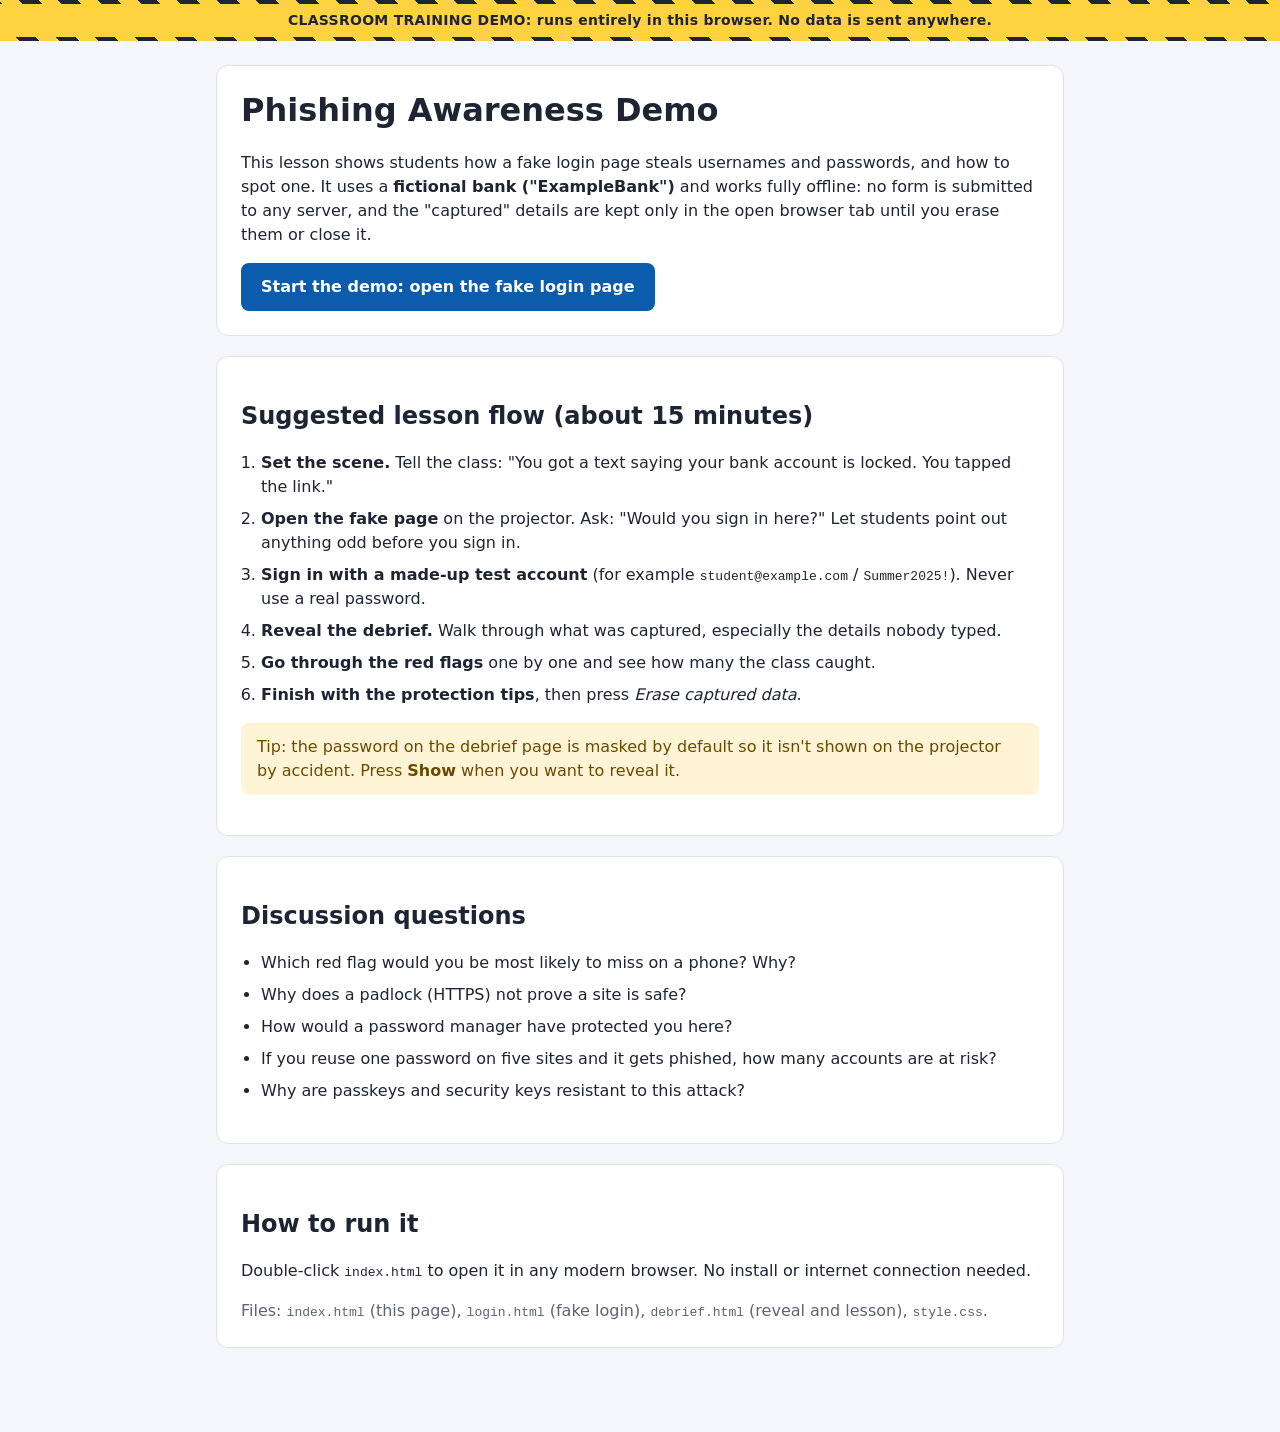
<file: index.html>
<!doctype html>
<html lang="en">
<head>
  <meta charset="utf-8">
  <meta name="viewport" content="width=device-width, initial-scale=1">
  <title>Phishing Awareness Demo</title>
  <link rel="stylesheet" href="style.css">
</head>
<body>
  <div class="demo-ribbon"><span>CLASSROOM TRAINING DEMO: runs entirely in this browser. No data is sent anywhere.</span></div>

  <div class="wrap">
    <div class="card">
      <h1>Phishing Awareness Demo</h1>
      <p>
        This lesson shows students how a fake login page steals usernames and passwords,
        and how to spot one. It uses a <b>fictional bank ("ExampleBank")</b> and works fully offline:
        no form is submitted to any server, and the "captured" details are kept only in
        the open browser tab until you erase them or close it.
      </p>
      <div class="actions">
        <a class="btn" href="login.html">Start the demo: open the fake login page</a>
      </div>
    </div>

    <div class="card">
      <h2>Suggested lesson flow (about 15 minutes)</h2>
      <ol class="steps">
        <li><b>Set the scene.</b> Tell the class: "You got a text saying your bank account is locked. You tapped the link."</li>
        <li><b>Open the fake page</b> on the projector. Ask: "Would you sign in here?" Let students point out anything odd before you sign in.</li>
        <li><b>Sign in with a made-up test account</b> (for example <code>student@example.com</code> / <code>Summer2025!</code>). Never use a real password.</li>
        <li><b>Reveal the debrief.</b> Walk through what was captured, especially the details nobody typed.</li>
        <li><b>Go through the red flags</b> one by one and see how many the class caught.</li>
        <li><b>Finish with the protection tips</b>, then press <i>Erase captured data</i>.</li>
      </ol>
      <p class="note">Tip: the password on the debrief page is masked by default so it isn't shown on the projector by accident. Press <b>Show</b> when you want to reveal it.</p>
    </div>

    <div class="card">
      <h2>Discussion questions</h2>
      <ul class="steps">
        <li>Which red flag would you be most likely to miss on a phone? Why?</li>
        <li>Why does a padlock (HTTPS) not prove a site is safe?</li>
        <li>How would a password manager have protected you here?</li>
        <li>If you reuse one password on five sites and it gets phished, how many accounts are at risk?</li>
        <li>Why are passkeys and security keys resistant to this attack?</li>
      </ul>
    </div>

    <div class="card">
      <h2>How to run it</h2>
      <p>Double-click <code>index.html</code> to open it in any modern browser. No install or internet connection needed.</p>
      <p class="muted" style="margin-bottom:0">
        Files: <code>index.html</code> (this page), <code>login.html</code> (fake login),
        <code>debrief.html</code> (reveal and lesson), <code>style.css</code>.
      </p>
    </div>
  </div>
</body>
</html>
</file>
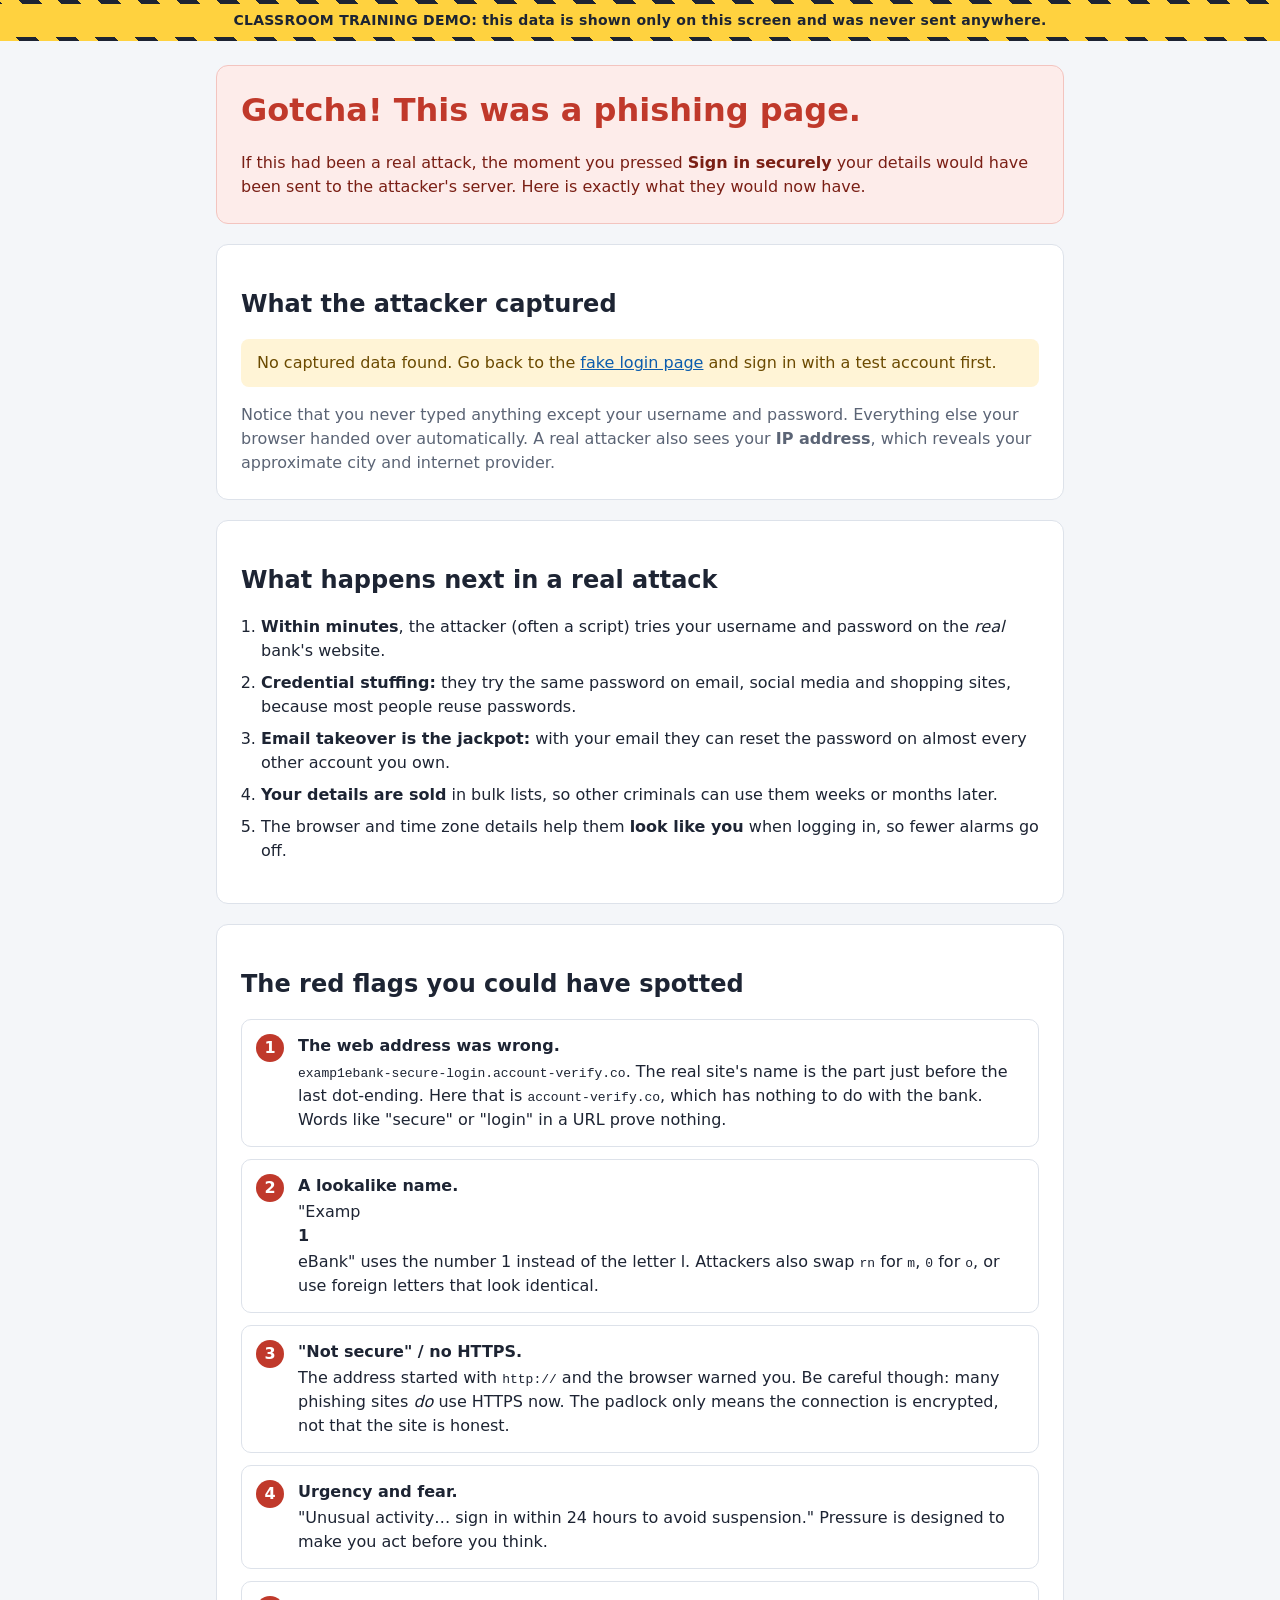
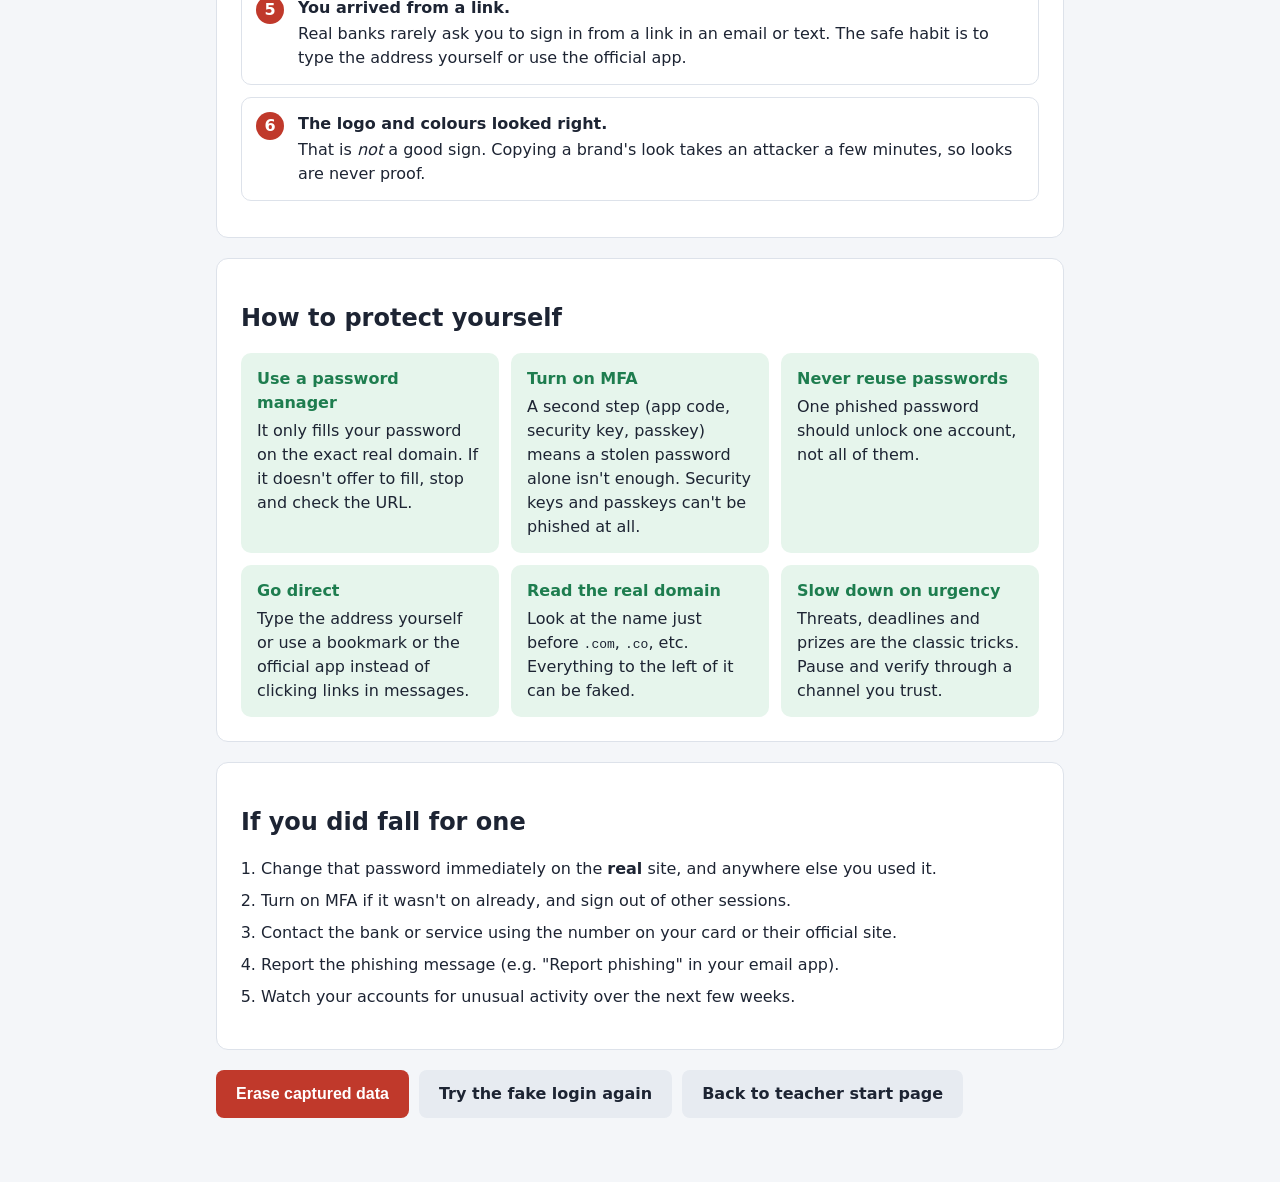
<file: debrief.html>
<!doctype html>
<html lang="en">
<head>
  <meta charset="utf-8">
  <meta name="viewport" content="width=device-width, initial-scale=1">
  <title>You Were Phished: Debrief</title>
  <link rel="stylesheet" href="style.css">
</head>
<body>
  <div class="demo-ribbon"><span>CLASSROOM TRAINING DEMO: this data is shown only on this screen and was never sent anywhere.</span></div>

  <div class="wrap">

    <div class="card reveal-head">
      <h1>Gotcha! This was a phishing page.</h1>
      <p style="margin-bottom:0">
        If this had been a real attack, the moment you pressed <b>Sign in securely</b>
        your details would have been sent to the attacker's server. Here is exactly
        what they would now have.
      </p>
    </div>

    <div class="card">
      <h2>What the attacker captured</h2>
      <div id="noData" class="note" hidden>
        No captured data found. Go back to the <a href="login.html">fake login page</a> and sign in with a test account first.
      </div>
      <table class="captured" id="capTable" hidden>
        <tbody>
          <tr><th>Username / email</th><td><code id="c-user"></code></td></tr>
          <tr><th>Password</th><td><code id="c-pass"></code><button class="btn secondary pw-toggle" id="pwToggle" type="button">Show</button></td></tr>
          <tr><th>Time you signed in</th><td id="c-time"></td></tr>
          <tr><th>Your browser &amp; device</th><td><code id="c-browser"></code></td></tr>
          <tr><th>Operating system</th><td id="c-platform"></td></tr>
          <tr><th>Language</th><td id="c-lang"></td></tr>
          <tr><th>Time zone (rough location)</th><td id="c-tz"></td></tr>
          <tr><th>Screen size</th><td id="c-screen"></td></tr>
        </tbody>
      </table>
      <p class="muted" style="margin-bottom:0">
        Notice that you never typed anything except your username and password.
        Everything else your browser handed over automatically. A real attacker also
        sees your <b>IP address</b>, which reveals your approximate city and internet provider.
      </p>
    </div>

    <div class="card">
      <h2>What happens next in a real attack</h2>
      <ol class="steps">
        <li><b>Within minutes</b>, the attacker (often a script) tries your username and password on the <i>real</i> bank's website.</li>
        <li><b>Credential stuffing:</b> they try the same password on email, social media and shopping sites, because most people reuse passwords.</li>
        <li><b>Email takeover is the jackpot:</b> with your email they can reset the password on almost every other account you own.</li>
        <li><b>Your details are sold</b> in bulk lists, so other criminals can use them weeks or months later.</li>
        <li>The browser and time zone details help them <b>look like you</b> when logging in, so fewer alarms go off.</li>
      </ol>
    </div>

    <div class="card">
      <h2>The red flags you could have spotted</h2>
      <ol class="flags">
        <li>
          <b>The web address was wrong.</b>
          <code>examp1ebank-secure-login.account-verify.co</code>. The real site's name is the part just before the
          last dot-ending. Here that is <code>account-verify.co</code>, which has nothing to do with the bank.
          Words like "secure" or "login" in a URL prove nothing.
        </li>
        <li>
          <b>A lookalike name.</b> "Examp<b>1</b>eBank" uses the number 1 instead of the letter l. Attackers also swap
          <code>rn</code> for <code>m</code>, <code>0</code> for <code>o</code>, or use foreign letters that look identical.
        </li>
        <li>
          <b>"Not secure" / no HTTPS.</b> The address started with <code>http://</code> and the browser warned you.
          Be careful though: many phishing sites <i>do</i> use HTTPS now. The padlock only means the connection is
          encrypted, not that the site is honest.
        </li>
        <li>
          <b>Urgency and fear.</b> "Unusual activity… sign in within 24 hours to avoid suspension." Pressure is designed
          to make you act before you think.
        </li>
        <li>
          <b>You arrived from a link.</b> Real banks rarely ask you to sign in from a link in an email or text.
          The safe habit is to type the address yourself or use the official app.
        </li>
        <li>
          <b>The logo and colours looked right.</b> That is <i>not</i> a good sign. Copying a brand's look takes
          an attacker a few minutes, so looks are never proof.
        </li>
      </ol>
    </div>

    <div class="card">
      <h2>How to protect yourself</h2>
      <div class="tips">
        <div class="tip"><b>Use a password manager</b>It only fills your password on the exact real domain. If it doesn't offer to fill, stop and check the URL.</div>
        <div class="tip"><b>Turn on MFA</b>A second step (app code, security key, passkey) means a stolen password alone isn't enough. Security keys and passkeys can't be phished at all.</div>
        <div class="tip"><b>Never reuse passwords</b>One phished password should unlock one account, not all of them.</div>
        <div class="tip"><b>Go direct</b>Type the address yourself or use a bookmark or the official app instead of clicking links in messages.</div>
        <div class="tip"><b>Read the real domain</b>Look at the name just before <code>.com</code>, <code>.co</code>, etc. Everything to the left of it can be faked.</div>
        <div class="tip"><b>Slow down on urgency</b>Threats, deadlines and prizes are the classic tricks. Pause and verify through a channel you trust.</div>
      </div>
    </div>

    <div class="card">
      <h2>If you did fall for one</h2>
      <ol class="steps">
        <li>Change that password immediately on the <b>real</b> site, and anywhere else you used it.</li>
        <li>Turn on MFA if it wasn't on already, and sign out of other sessions.</li>
        <li>Contact the bank or service using the number on your card or their official site.</li>
        <li>Report the phishing message (e.g. "Report phishing" in your email app).</li>
        <li>Watch your accounts for unusual activity over the next few weeks.</li>
      </ol>
    </div>

    <div class="actions">
      <button class="btn danger" id="clearBtn" type="button">Erase captured data</button>
      <a class="btn secondary" href="login.html">Try the fake login again</a>
      <a class="btn secondary" href="index.html">Back to teacher start page</a>
    </div>
  </div>

  <script>
    var data = null;
    try { data = JSON.parse(sessionStorage.getItem('phishDemoCapture')); } catch (e) {}

    function setText(id, value) { document.getElementById(id).textContent = value || '(empty)'; }

    if (!data) {
      document.getElementById('noData').hidden = false;
    } else {
      document.getElementById('capTable').hidden = false;
      setText('c-user', data.username);
      setText('c-time', data.time);
      setText('c-browser', data.browser);
      setText('c-platform', data.platform);
      setText('c-lang', data.language);
      setText('c-tz', data.timezone);
      setText('c-screen', data.screen);

      // Password is masked by default so it isn't flashed on a projector by accident.
      var pw = data.password || '';
      var shown = false;
      var masked = pw ? pw.charAt(0) + '•'.repeat(Math.max(pw.length - 1, 0)) + '  (' + pw.length + ' characters)' : '(empty)';
      setText('c-pass', masked);
      document.getElementById('pwToggle').addEventListener('click', function () {
        shown = !shown;
        setText('c-pass', shown ? pw : masked);
        this.textContent = shown ? 'Hide' : 'Show';
      });
    }

    document.getElementById('clearBtn').addEventListener('click', function () {
      try { sessionStorage.removeItem('phishDemoCapture'); } catch (e) {}
      window.location.href = 'index.html';
    });
  </script>
</body>
</html>
</file>
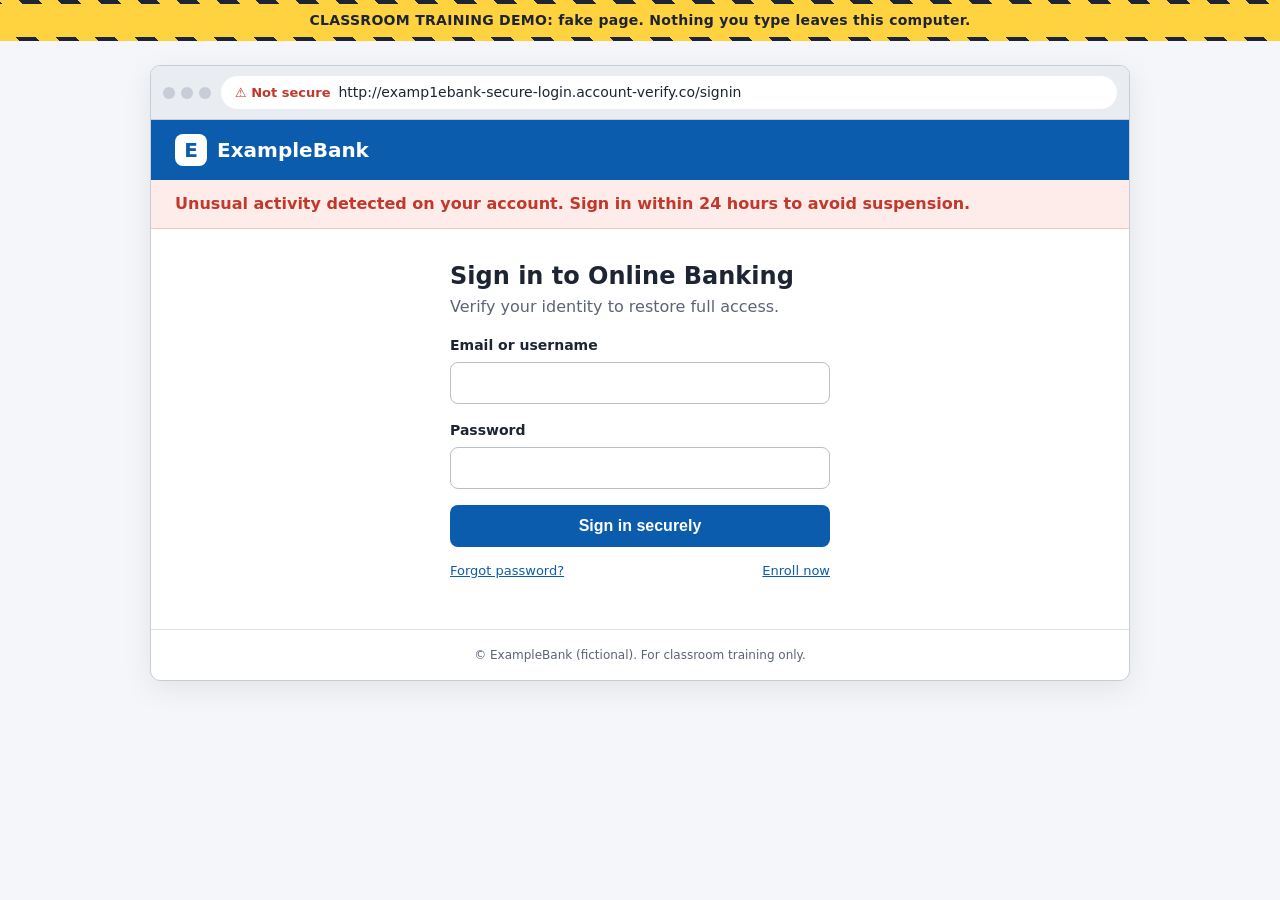
<file: login.html>
<!doctype html>
<html lang="en">
<head>
  <meta charset="utf-8">
  <meta name="viewport" content="width=device-width, initial-scale=1">
  <!-- Training demo: the title imitates a real bank's wording on purpose (red flag #2: lookalike name). -->
  <title>Examp1eBank | Secure Sign In</title>
  <link rel="stylesheet" href="style.css">
</head>
<body>
  <div class="demo-ribbon"><span>CLASSROOM TRAINING DEMO: fake page. Nothing you type leaves this computer.</span></div>

  <div class="browser">
    <!-- Simulated address bar, so students can practise reading the URL -->
    <div class="browser-bar">
      <div class="dots"><i></i><i></i><i></i></div>
      <div class="address" title="Simulated address bar">
        <span class="not-secure">⚠ Not secure</span>
        <span class="url">http://examp1ebank-secure-login.account-verify.co/signin</span>
      </div>
    </div>

    <div class="bank-header">
      <div class="bank-logo">E</div>
      ExampleBank
    </div>

    <div class="alert-banner">
      Unusual activity detected on your account. Sign in within 24 hours to avoid suspension.
    </div>

    <div class="login-area">
      <form class="login-box" id="loginForm" autocomplete="off" novalidate>
        <h2>Sign in to Online Banking</h2>
        <p class="muted" style="margin-top:0">Verify your identity to restore full access.</p>

        <div class="field">
          <label for="user">Email or username</label>
          <input id="user" name="user" type="text" required>
        </div>
        <div class="field">
          <label for="pass">Password</label>
          <input id="pass" name="pass" type="password" required>
        </div>

        <button class="btn" type="submit">Sign in securely</button>

        <div class="small-links">
          <a href="#" onclick="return false">Forgot password?</a>
          <a href="#" onclick="return false">Enroll now</a>
        </div>
      </form>
    </div>

    <div class="bank-footer">© ExampleBank (fictional). For classroom training only.</div>
  </div>

  <script>
    // IMPORTANT: this page has no form action and makes no network requests.
    // On submit, the "captured" values are kept only in this browser tab
    // (sessionStorage) and shown back on the debrief page.
    document.getElementById('loginForm').addEventListener('submit', function (e) {
      e.preventDefault();

      var captured = {
        username: document.getElementById('user').value,
        password: document.getElementById('pass').value,
        time: new Date().toString(),
        browser: navigator.userAgent,
        language: navigator.language,
        timezone: Intl.DateTimeFormat().resolvedOptions().timeZone,
        screen: screen.width + ' × ' + screen.height,
        platform: navigator.platform || 'unknown'
      };

      try {
        sessionStorage.setItem('phishDemoCapture', JSON.stringify(captured));
      } catch (err) {
        // If storage is blocked, fall back to passing nothing; debrief explains.
      }
      window.location.href = 'debrief.html';
    });
  </script>
</body>
</html>
</file>
<file: style.css>
:root {
  --bg: #f4f6f9;
  --card: #ffffff;
  --ink: #1d2433;
  --muted: #5b6475;
  --line: #dde2ea;
  --brand: #0b5cad;
  --brand-dark: #08457f;
  --warn-bg: #fff4d6;
  --warn-ink: #6b4a00;
  --danger: #c0392b;
  --danger-bg: #fdecea;
  --ok: #1e7d4f;
  --ok-bg: #e6f5ec;
}

* { box-sizing: border-box; }

body {
  margin: 0;
  font-family: system-ui, -apple-system, "Segoe UI", Roboto, sans-serif;
  background: var(--bg);
  color: var(--ink);
  line-height: 1.5;
}

a { color: var(--brand); }

/* Always-visible training ribbon */
.demo-ribbon {
  position: sticky;
  top: 0;
  z-index: 10;
  background: repeating-linear-gradient(45deg, #ffd23f, #ffd23f 14px, #1d2433 14px, #1d2433 28px);
  padding: 4px 0;
}
.demo-ribbon span {
  display: block;
  background: #ffd23f;
  color: #1d2433;
  text-align: center;
  font-weight: 700;
  font-size: 14px;
  padding: 6px 16px;
  letter-spacing: 0.02em;
}

.wrap { max-width: 880px; margin: 0 auto; padding: 24px 16px 64px; }

.card {
  background: var(--card);
  border: 1px solid var(--line);
  border-radius: 12px;
  padding: 24px;
  margin-bottom: 20px;
}

h1, h2, h3 { line-height: 1.25; }
h1 { margin-top: 0; }

.btn {
  display: inline-block;
  background: var(--brand);
  color: #fff;
  border: 0;
  border-radius: 8px;
  padding: 12px 20px;
  font-size: 16px;
  font-weight: 600;
  cursor: pointer;
  text-decoration: none;
}
.btn:hover { background: var(--brand-dark); }
.btn.secondary { background: #e7ebf1; color: var(--ink); }
.btn.secondary:hover { background: #d8dee7; }
.btn.danger { background: var(--danger); }

.note { background: var(--warn-bg); color: var(--warn-ink); border-radius: 8px; padding: 12px 16px; }
.muted { color: var(--muted); }

/* ---------- Fake browser frame (login page) ---------- */
.browser {
  max-width: 980px;
  margin: 24px auto;
  border: 1px solid #c7ccd6;
  border-radius: 10px;
  overflow: hidden;
  background: #fff;
  box-shadow: 0 8px 30px rgba(0,0,0,0.08);
}
.browser-bar {
  display: flex;
  align-items: center;
  gap: 10px;
  background: #e9ecf1;
  padding: 10px 12px;
  border-bottom: 1px solid #c7ccd6;
}
.dots { display: flex; gap: 6px; }
.dots i { width: 12px; height: 12px; border-radius: 50%; background: #c7ccd6; display: block; }
.address {
  flex: 1;
  min-width: 0;
  display: flex;
  align-items: center;
  gap: 8px;
  background: #fff;
  border-radius: 18px;
  padding: 6px 14px;
  font-size: 14px;
  white-space: nowrap;
  overflow: hidden;
  text-overflow: ellipsis;
}
.not-secure { color: var(--danger); font-weight: 600; font-size: 13px; }
.address .url { overflow: hidden; text-overflow: ellipsis; }

.bank-header {
  background: var(--brand);
  color: #fff;
  padding: 14px 24px;
  display: flex;
  align-items: center;
  gap: 10px;
  font-size: 20px;
  font-weight: 700;
}
.bank-logo {
  width: 32px; height: 32px; border-radius: 8px;
  background: #fff; color: var(--brand);
  display: grid; place-items: center; font-weight: 800;
}

.alert-banner {
  background: var(--danger-bg);
  color: var(--danger);
  padding: 12px 24px;
  font-weight: 600;
  border-bottom: 1px solid #f3c4bf;
}

.login-area { padding: 32px 16px 48px; display: flex; justify-content: center; }
.login-box {
  width: 100%;
  max-width: 380px;
}
.login-box h2 { margin: 0 0 4px; }
.field { margin: 16px 0; }
.field label { display: block; font-weight: 600; margin-bottom: 6px; font-size: 14px; }
.field input {
  width: 100%;
  padding: 11px 12px;
  border: 1px solid #b9c0cc;
  border-radius: 8px;
  font-size: 16px;
}
.field input:focus { outline: 2px solid var(--brand); border-color: var(--brand); }
.login-box .btn { width: 100%; }
.small-links { display: flex; justify-content: space-between; font-size: 13px; margin-top: 14px; }
.bank-footer { font-size: 12px; color: var(--muted); text-align: center; padding: 16px; border-top: 1px solid var(--line); }

/* ---------- Debrief ---------- */
.reveal-head {
  background: var(--danger-bg);
  border: 1px solid #f3c4bf;
  color: #7a1f15;
}
.reveal-head h1 { color: var(--danger); }

table.captured { width: 100%; border-collapse: collapse; font-size: 15px; }
table.captured th, table.captured td {
  text-align: left; padding: 10px 8px; border-bottom: 1px solid var(--line); vertical-align: top;
}
table.captured th { width: 34%; color: var(--muted); font-weight: 600; }
table.captured td code { word-break: break-all; }
.pw-toggle { margin-left: 8px; font-size: 13px; padding: 4px 10px; }

.flags { list-style: none; padding: 0; margin: 0; counter-reset: flag; }
.flags li {
  position: relative;
  padding: 14px 14px 14px 56px;
  border: 1px solid var(--line);
  border-radius: 10px;
  margin-bottom: 12px;
  counter-increment: flag;
}
.flags li::before {
  content: counter(flag);
  position: absolute; left: 14px; top: 14px;
  width: 28px; height: 28px; border-radius: 50%;
  background: var(--danger); color: #fff; font-weight: 700;
  display: grid; place-items: center;
}
.flags b { display: block; margin-bottom: 2px; }

.tips { display: grid; grid-template-columns: repeat(auto-fit, minmax(240px, 1fr)); gap: 12px; }
.tip { background: var(--ok-bg); border-radius: 10px; padding: 14px 16px; }
.tip b { color: var(--ok); display: block; margin-bottom: 4px; }

.steps { padding-left: 20px; }
.steps li { margin-bottom: 8px; }

.actions { display: flex; flex-wrap: wrap; gap: 10px; margin-top: 8px; }

@media (max-width: 560px) {
  .card { padding: 18px; }
  .browser { margin: 12px; }
  .dots { display: none; }
  table.captured th { width: 40%; }
}
</file>
